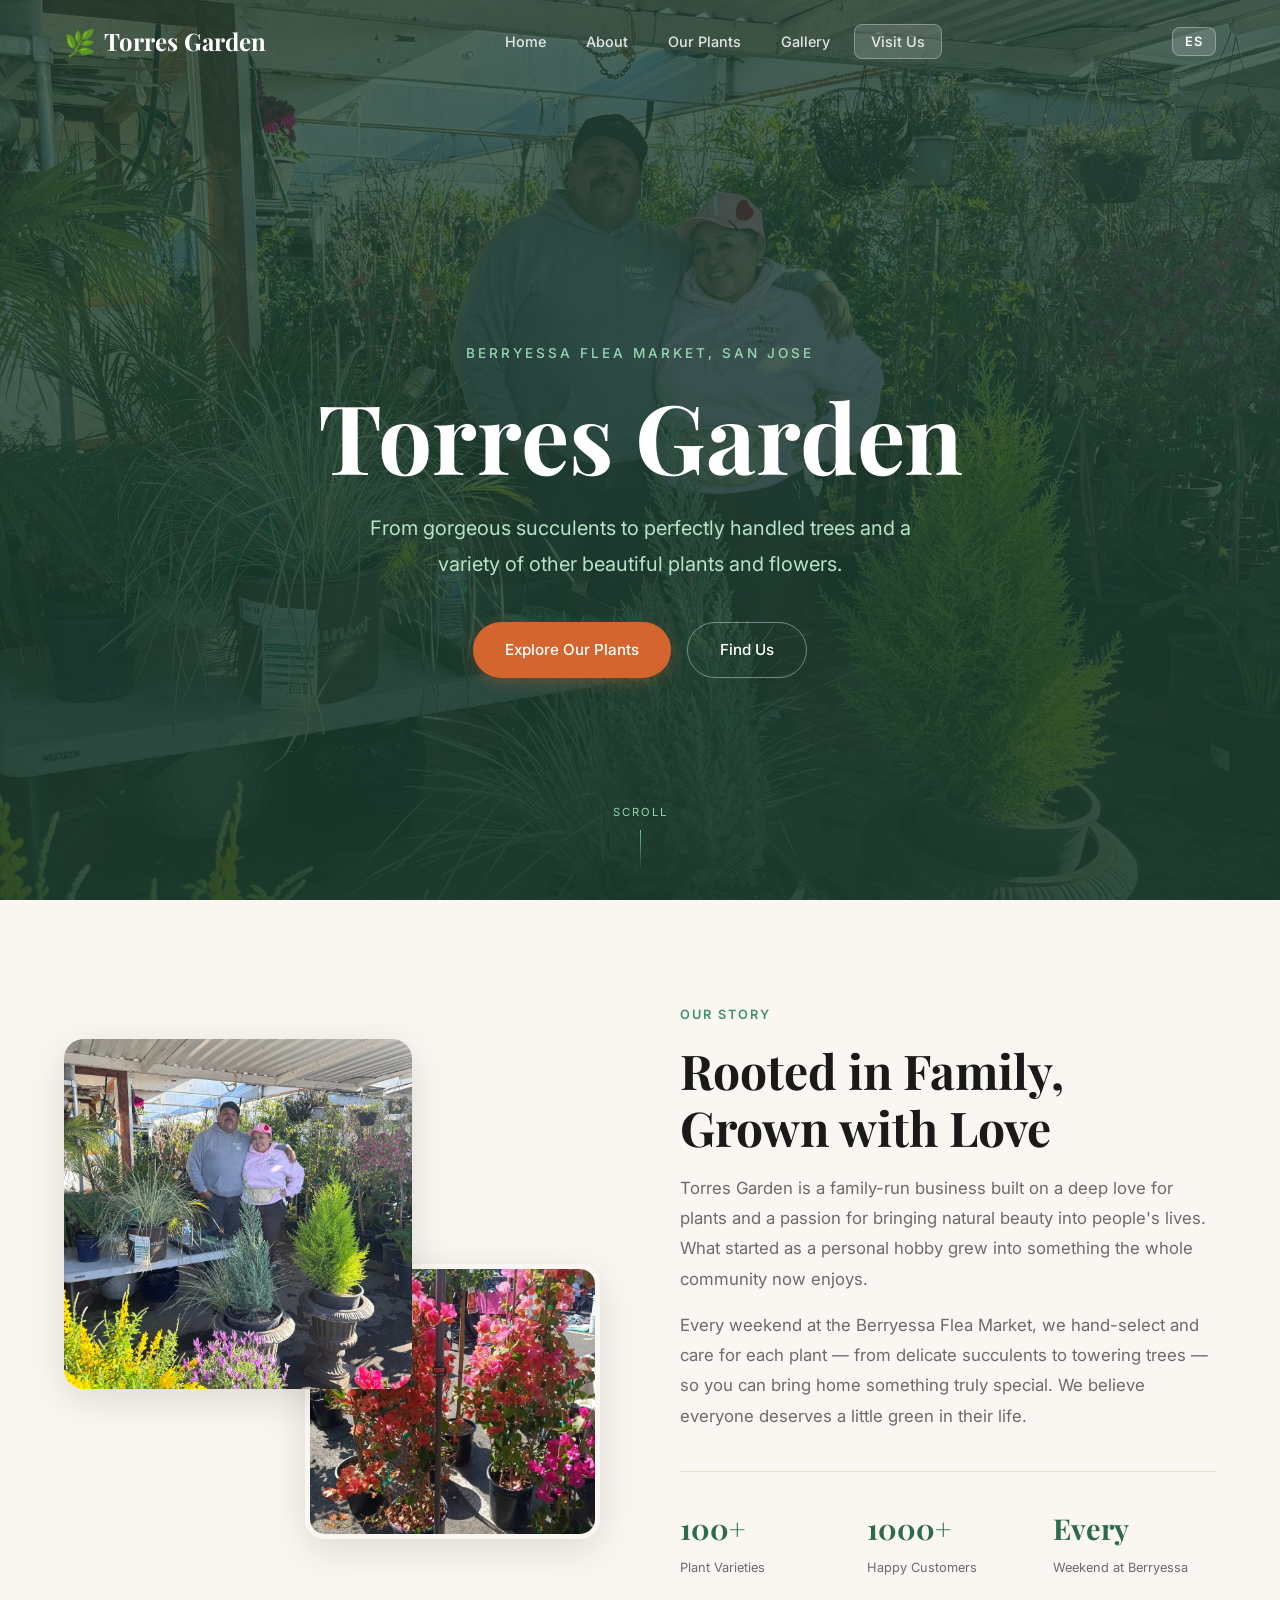
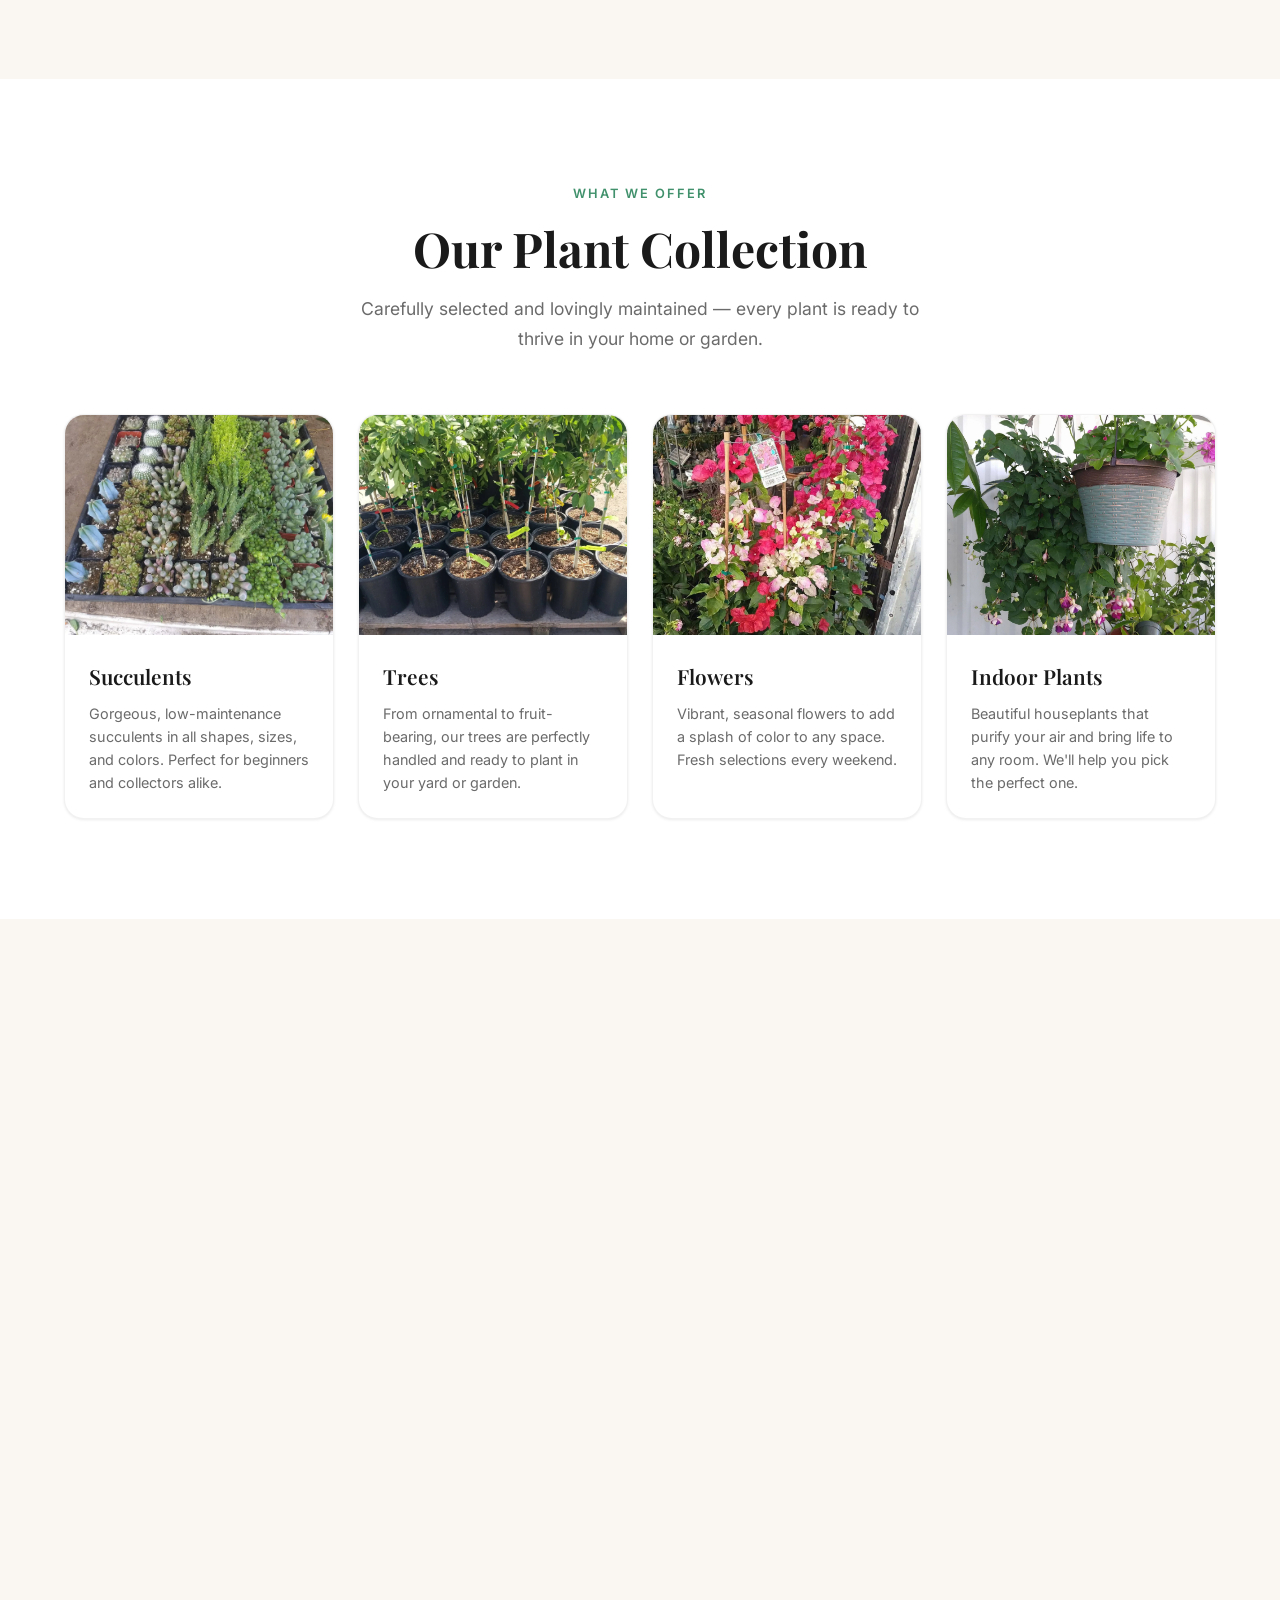
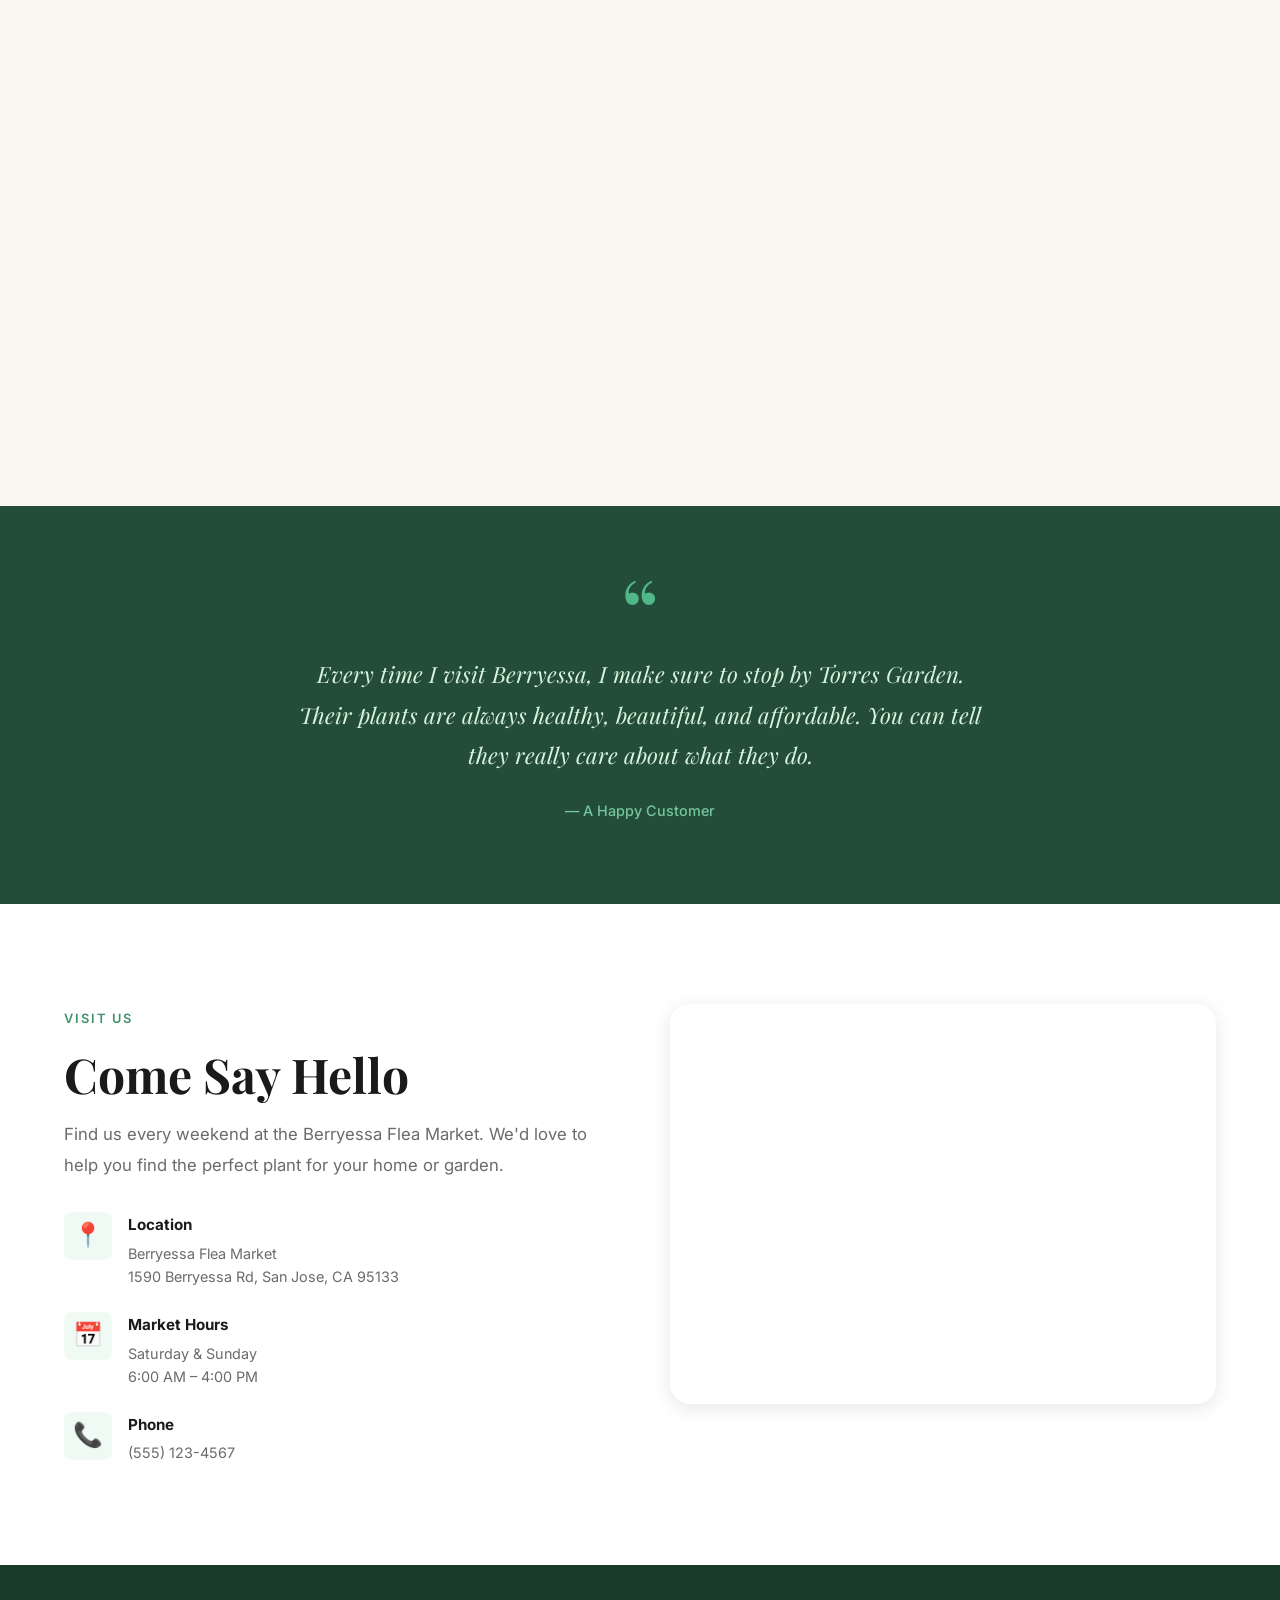
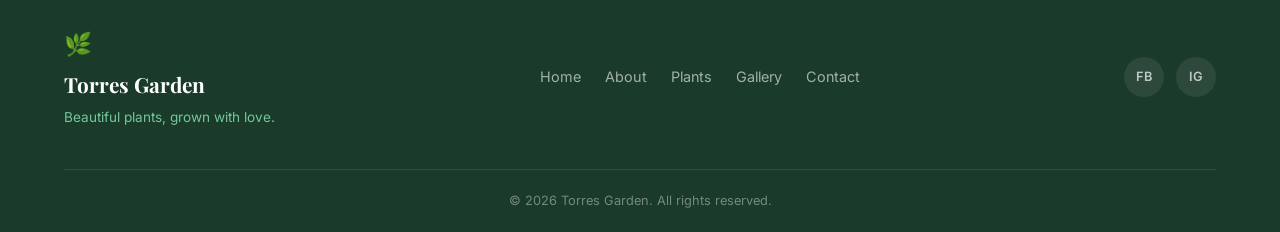
<file: index.html>
<!DOCTYPE html>
<html lang="en">
<head>
  <meta charset="UTF-8">
  <meta name="viewport" content="width=device-width, initial-scale=1.0">
  <title>Torres Garden — Beautiful Plants & Flowers | Berryessa Flea Market</title>
  <meta name="description" content="From gorgeous succulents to perfectly handled trees and a variety of other beautiful plants and flowers. Visit Torres Garden at the Berryessa Flea Market.">
  <link rel="preconnect" href="https://fonts.googleapis.com">
  <link rel="preconnect" href="https://fonts.gstatic.com" crossorigin>
  <link href="https://fonts.googleapis.com/css2?family=Playfair+Display:ital,wght@0,400;0,600;0,700;1,400&family=Inter:wght@300;400;500;600&display=swap" rel="stylesheet">
  <link rel="stylesheet" href="styles.css">
</head>
<body>
  <!-- Navigation -->
  <nav class="navbar" id="navbar">
    <div class="nav-container">
      <a href="#home" class="nav-logo">
        <span class="logo-icon">&#127807;</span>
        Torres Garden
      </a>
      <button class="nav-toggle" id="navToggle" aria-label="Toggle menu">
        <span></span>
        <span></span>
        <span></span>
      </button>
      <ul class="nav-links" id="navLinks">
        <li><a href="#home" data-i18n="nav_home">Home</a></li>
        <li><a href="#about" data-i18n="nav_about">About</a></li>
        <li><a href="#plants" data-i18n="nav_plants">Our Plants</a></li>
        <li><a href="#gallery" data-i18n="nav_gallery">Gallery</a></li>
        <li><a href="#contact" class="nav-cta" data-i18n="nav_contact">Visit Us</a></li>
      </ul>
      <button class="lang-toggle" id="langToggle" aria-label="Switch language">ES</button>
    </div>
  </nav>

  <!-- Hero Section -->
  <section class="hero" id="home" style="background-image: url('images/main.webp');">
    <div class="hero-overlay"></div>
    <div class="hero-content">
      <p class="hero-subtitle" data-i18n="hero_subtitle">Berryessa Flea Market, San Jose</p>
      <h1 class="hero-title">Torres Garden</h1>
      <p class="hero-description" data-i18n="hero_description">From gorgeous succulents to perfectly handled trees and a variety of other beautiful plants and flowers.</p>
      <div class="hero-buttons">
        <a href="#plants" class="btn btn-primary" data-i18n="hero_btn_explore">Explore Our Plants</a>
        <a href="#contact" class="btn btn-outline" data-i18n="hero_btn_find">Find Us</a>
      </div>
    </div>
    <div class="hero-scroll">
      <span data-i18n="hero_scroll">Scroll</span>
      <div class="scroll-line"></div>
    </div>
  </section>

  <!-- About Section -->
  <section class="section about" id="about">
    <div class="container">
      <div class="about-grid">
        <div class="about-images">
          <div class="about-img about-img-1">
            <img src="images/main.webp" alt="Torres Garden owners at their booth" loading="lazy">
          </div>
          <div class="about-img about-img-2">
            <img src="images/IMG_7987.webp" alt="Colorful bougainvillea at the market" loading="lazy">
          </div>
        </div>
        <div class="about-content">
          <span class="section-tag" data-i18n="about_tag">Our Story</span>
          <h2 class="section-title" data-i18n="about_title">Rooted in Family,<br>Grown with Love</h2>
          <p class="about-text" data-i18n="about_text_1">Torres Garden is a family-run business built on a deep love for plants and a passion for bringing natural beauty into people's lives. What started as a personal hobby grew into something the whole community now enjoys.</p>
          <p class="about-text" data-i18n="about_text_2">Every weekend at the Berryessa Flea Market, we hand-select and care for each plant — from delicate succulents to towering trees — so you can bring home something truly special. We believe everyone deserves a little green in their life.</p>
          <div class="about-stats">
            <div class="stat">
              <span class="stat-number">100+</span>
              <span class="stat-label" data-i18n="stat_varieties">Plant Varieties</span>
            </div>
            <div class="stat">
              <span class="stat-number">1000+</span>
              <span class="stat-label" data-i18n="stat_customers">Happy Customers</span>
            </div>
            <div class="stat">
              <span class="stat-number" data-i18n="stat_every">Every</span>
              <span class="stat-label" data-i18n="stat_weekend">Weekend at Berryessa</span>
            </div>
          </div>
        </div>
      </div>
    </div>
  </section>

  <!-- Plants Section -->
  <section class="section plants" id="plants">
    <div class="container">
      <div class="section-header">
        <span class="section-tag" data-i18n="plants_tag">What We Offer</span>
        <h2 class="section-title" data-i18n="plants_title">Our Plant Collection</h2>
        <p class="section-subtitle" data-i18n="plants_subtitle">Carefully selected and lovingly maintained — every plant is ready to thrive in your home or garden.</p>
      </div>
      <div class="plants-grid">
        <div class="plant-card">
          <div class="plant-card-img">
            <img src="images/IMG_7992.webp" alt="Variety of beautiful succulents" loading="lazy">
          </div>
          <div class="plant-card-body">
            <h3 data-i18n="card_succulents_title">Succulents</h3>
            <p data-i18n="card_succulents_text">Gorgeous, low-maintenance succulents in all shapes, sizes, and colors. Perfect for beginners and collectors alike.</p>
          </div>
        </div>
        <div class="plant-card">
          <div class="plant-card-img">
            <img src="images/IMG_7984.webp" alt="Citrus trees ready for planting" loading="lazy">
          </div>
          <div class="plant-card-body">
            <h3 data-i18n="card_trees_title">Trees</h3>
            <p data-i18n="card_trees_text">From ornamental to fruit-bearing, our trees are perfectly handled and ready to plant in your yard or garden.</p>
          </div>
        </div>
        <div class="plant-card">
          <div class="plant-card-img">
            <img src="images/IMG_7980.webp" alt="Vibrant bougainvillea flowers" loading="lazy">
          </div>
          <div class="plant-card-body">
            <h3 data-i18n="card_flowers_title">Flowers</h3>
            <p data-i18n="card_flowers_text">Vibrant, seasonal flowers to add a splash of color to any space. Fresh selections every weekend.</p>
          </div>
        </div>
        <div class="plant-card">
          <div class="plant-card-img">
            <img src="images/IMG_7981.webp" alt="Hanging basket with fuchsia" loading="lazy">
          </div>
          <div class="plant-card-body">
            <h3 data-i18n="card_indoor_title">Indoor Plants</h3>
            <p data-i18n="card_indoor_text">Beautiful houseplants that purify your air and bring life to any room. We'll help you pick the perfect one.</p>
          </div>
        </div>
      </div>
    </div>
  </section>

  <!-- Gallery Section -->
  <section class="section gallery" id="gallery">
    <div class="container">
      <div class="section-header">
        <span class="section-tag" data-i18n="gallery_tag">Gallery</span>
        <h2 class="section-title" data-i18n="gallery_title">A Look at Our Work</h2>
        <p class="section-subtitle" data-i18n="gallery_subtitle">Every plant tells a story. Here are some of our favorites.</p>
      </div>
      <div class="gallery-grid">
        <div class="gallery-item gallery-item-tall">
          <img src="images/IMG_7993.webp" alt="Colorful bougainvillea and flower display" loading="lazy">
        </div>
        <div class="gallery-item">
          <img src="images/IMG_7983.webp" alt="Pink calla lilies" loading="lazy">
        </div>
        <div class="gallery-item">
          <img src="images/IMG_7988.webp" alt="Purple bougainvillea" loading="lazy">
        </div>
        <div class="gallery-item gallery-item-wide">
          <img src="images/IMG_7990.webp" alt="Orchids on display" loading="lazy">
        </div>
        <div class="gallery-item">
          <img src="images/IMG_7991.webp" alt="Citrus fruit tree" loading="lazy">
        </div>
        <div class="gallery-item">
          <img src="images/IMG_7986.webp" alt="Blooming trees" loading="lazy">
        </div>
        <div class="gallery-item">
          <img src="images/IMG_7985.webp" alt="Young trees in pots" loading="lazy">
        </div>
        <div class="gallery-item">
          <img src="images/IMG_7982.webp" alt="Hanging basket detail" loading="lazy">
        </div>
      </div>
    </div>
  </section>

  <!-- Testimonial Section -->
  <section class="section testimonial">
    <div class="container">
      <div class="testimonial-card">
        <div class="testimonial-quote">&#8220;</div>
        <p class="testimonial-text" data-i18n="testimonial_text">Every time I visit Berryessa, I make sure to stop by Torres Garden. Their plants are always healthy, beautiful, and affordable. You can tell they really care about what they do.</p>
        <p class="testimonial-author" data-i18n="testimonial_author">— A Happy Customer</p>
      </div>
    </div>
  </section>

  <!-- Contact / Location Section -->
  <section class="section contact" id="contact">
    <div class="container">
      <div class="contact-grid">
        <div class="contact-info">
          <span class="section-tag" data-i18n="contact_tag">Visit Us</span>
          <h2 class="section-title" data-i18n="contact_title">Come Say Hello</h2>
          <p class="contact-text" data-i18n="contact_text">Find us every weekend at the Berryessa Flea Market. We'd love to help you find the perfect plant for your home or garden.</p>
          <div class="contact-details">
            <div class="contact-item">
              <div class="contact-icon">&#128205;</div>
              <div>
                <strong data-i18n="contact_location">Location</strong>
                <p>Berryessa Flea Market<br>1590 Berryessa Rd, San Jose, CA 95133</p>
              </div>
            </div>
            <div class="contact-item">
              <div class="contact-icon">&#128197;</div>
              <div>
                <strong data-i18n="contact_hours_label">Market Hours</strong>
                <p data-i18n="contact_hours_value">Saturday &amp; Sunday<br>6:00 AM – 4:00 PM</p>
              </div>
            </div>
            <div class="contact-item">
              <div class="contact-icon">&#128222;</div>
              <div>
                <strong data-i18n="contact_phone_label">Phone</strong>
                <p>(555) 123-4567</p>
              </div>
            </div>
          </div>
        </div>
        <div class="contact-map">
          <iframe
            src="https://maps.google.com/maps?q=1590+Berryessa+Rd,+San+Jose,+CA+95133&t=&z=15&ie=UTF8&iwloc=&output=embed"
            width="100%"
            height="100%"
            style="border:0; border-radius: 20px;"
            allowfullscreen=""
            loading="lazy"
            title="Berryessa Flea Market location">
          </iframe>
        </div>
      </div>
    </div>
  </section>

  <!-- Footer -->
  <footer class="footer">
    <div class="container">
      <div class="footer-content">
        <div class="footer-brand">
          <span class="logo-icon">&#127807;</span>
          <span class="footer-name">Torres Garden</span>
          <p class="footer-tagline" data-i18n="footer_tagline">Beautiful plants, grown with love.</p>
        </div>
        <div class="footer-links">
          <a href="#home" data-i18n="nav_home">Home</a>
          <a href="#about" data-i18n="nav_about">About</a>
          <a href="#plants" data-i18n="footer_plants">Plants</a>
          <a href="#gallery" data-i18n="nav_gallery">Gallery</a>
          <a href="#contact" data-i18n="footer_contact">Contact</a>
        </div>
        <div class="footer-social">
          <a href="#" class="social-link" aria-label="Facebook">FB</a>
          <a href="#" class="social-link" aria-label="Instagram">IG</a>
        </div>
      </div>
      <div class="footer-bottom">
        <p data-i18n="footer_copyright">&copy; 2026 Torres Garden. All rights reserved.</p>
      </div>
    </div>
  </footer>

  <script src="script.js"></script>
</body>
</html>
</file>
<file: styles.css>
/* ============================================
   Torres Garden — Stylesheet
   ============================================ */

/* --- CSS Variables --- */
:root {
  --green-900: #1a3a2a;
  --green-800: #234d38;
  --green-700: #2d6a4f;
  --green-600: #40916c;
  --green-500: #52b788;
  --green-400: #74c69d;
  --green-300: #95d5b2;
  --green-200: #b7e4c7;
  --green-100: #d8f3dc;
  --green-50: #f0faf4;

  --terracotta-600: #c1440e;
  --terracotta-500: #d4652e;
  --terracotta-400: #e07c4a;
  --terracotta-300: #e8a47a;
  --terracotta-100: #fdf0e8;

  --sand-100: #faf6f1;
  --sand-200: #f2ebe0;
  --sand-300: #e8dece;

  --text-900: #1a1a1a;
  --text-700: #3d3d3d;
  --text-500: #6b6b6b;
  --text-300: #a3a3a3;

  --white: #ffffff;
  --shadow-sm: 0 1px 3px rgba(0,0,0,0.08);
  --shadow-md: 0 4px 20px rgba(0,0,0,0.1);
  --shadow-lg: 0 10px 40px rgba(0,0,0,0.12);
  --shadow-xl: 0 20px 60px rgba(0,0,0,0.15);

  --radius-sm: 8px;
  --radius-md: 12px;
  --radius-lg: 20px;
  --radius-xl: 28px;

  --font-display: 'Playfair Display', Georgia, serif;
  --font-body: 'Inter', -apple-system, sans-serif;

  --transition: 0.3s cubic-bezier(0.4, 0, 0.2, 1);
}

/* --- Reset & Base --- */
*, *::before, *::after {
  margin: 0;
  padding: 0;
  box-sizing: border-box;
}

html {
  scroll-behavior: smooth;
  scroll-padding-top: 80px;
}

body {
  font-family: var(--font-body);
  color: var(--text-700);
  line-height: 1.7;
  background: var(--white);
  overflow-x: hidden;
}

img {
  max-width: 100%;
  display: block;
}

a {
  text-decoration: none;
  color: inherit;
}

/* --- Container --- */
.container {
  max-width: 1200px;
  margin: 0 auto;
  padding: 0 24px;
}

/* --- Section --- */
.section {
  padding: 100px 0;
}

.section-tag {
  display: inline-block;
  font-family: var(--font-body);
  font-size: 0.8rem;
  font-weight: 600;
  letter-spacing: 2px;
  text-transform: uppercase;
  color: var(--green-600);
  margin-bottom: 16px;
}

.section-title {
  font-family: var(--font-display);
  font-size: clamp(2rem, 4vw, 3rem);
  font-weight: 700;
  color: var(--text-900);
  line-height: 1.2;
  margin-bottom: 16px;
}

.section-subtitle {
  font-size: 1.1rem;
  color: var(--text-500);
  max-width: 560px;
  margin: 0 auto;
}

.section-header {
  text-align: center;
  margin-bottom: 60px;
}

/* --- Placeholder Images --- */
.placeholder-img {
  width: 100%;
  height: 100%;
  display: flex;
  flex-direction: column;
  align-items: center;
  justify-content: center;
  background: linear-gradient(135deg, var(--green-100), var(--sand-200));
  border-radius: var(--radius-md);
  position: relative;
  overflow: hidden;
}

.placeholder-img span {
  font-size: 3.5rem;
  margin-bottom: 8px;
}

.placeholder-img::after {
  content: attr(data-label);
  font-size: 0.75rem;
  font-weight: 500;
  color: var(--green-700);
  letter-spacing: 1px;
  text-transform: uppercase;
  opacity: 0.7;
}

.placeholder-img p {
  font-size: 0.8rem;
  color: var(--text-500);
  margin-top: 4px;
}

/* ============================================
   NAVIGATION
   ============================================ */
.navbar {
  position: fixed;
  top: 0;
  left: 0;
  right: 0;
  z-index: 1000;
  padding: 20px 0;
  transition: var(--transition);
}

.navbar.scrolled {
  background: rgba(255, 255, 255, 0.95);
  backdrop-filter: blur(20px);
  padding: 12px 0;
  box-shadow: var(--shadow-sm);
}

.nav-container {
  max-width: 1200px;
  margin: 0 auto;
  padding: 0 24px;
  display: flex;
  align-items: center;
  justify-content: space-between;
}

.nav-logo {
  font-family: var(--font-display);
  font-size: 1.5rem;
  font-weight: 700;
  color: var(--white);
  display: flex;
  align-items: center;
  gap: 8px;
  transition: var(--transition);
}

.navbar.scrolled .nav-logo {
  color: var(--green-800);
}

.logo-icon {
  font-size: 1.6rem;
}

.nav-links {
  display: flex;
  align-items: center;
  gap: 8px;
  list-style: none;
}

.nav-links a {
  font-size: 0.9rem;
  font-weight: 500;
  color: rgba(255, 255, 255, 0.85);
  padding: 8px 16px;
  border-radius: var(--radius-sm);
  transition: var(--transition);
}

.nav-links a:hover {
  color: var(--white);
  background: rgba(255, 255, 255, 0.1);
}

.navbar.scrolled .nav-links a {
  color: var(--text-700);
}

.navbar.scrolled .nav-links a:hover {
  color: var(--green-700);
  background: var(--green-50);
}

.nav-cta {
  background: rgba(255, 255, 255, 0.15) !important;
  border: 1px solid rgba(255, 255, 255, 0.3);
}

.nav-cta:hover {
  background: rgba(255, 255, 255, 0.25) !important;
}

.navbar.scrolled .nav-cta {
  background: var(--green-700) !important;
  color: var(--white) !important;
  border-color: var(--green-700);
}

.navbar.scrolled .nav-cta:hover {
  background: var(--green-800) !important;
}

/* Language Toggle */
.lang-toggle {
  font-family: var(--font-body);
  font-size: 0.8rem;
  font-weight: 600;
  letter-spacing: 1px;
  color: var(--white);
  background: rgba(255, 255, 255, 0.15);
  border: 1.5px solid rgba(255, 255, 255, 0.3);
  border-radius: var(--radius-sm);
  padding: 6px 12px;
  cursor: pointer;
  transition: var(--transition);
  margin-left: 8px;
}

.lang-toggle:hover {
  background: rgba(255, 255, 255, 0.25);
}

.navbar.scrolled .lang-toggle {
  color: var(--green-800);
  background: var(--green-50);
  border-color: var(--green-200);
}

.navbar.scrolled .lang-toggle:hover {
  background: var(--green-100);
}

/* Mobile Toggle */
.nav-toggle {
  display: none;
  flex-direction: column;
  gap: 5px;
  background: none;
  border: none;
  cursor: pointer;
  padding: 4px;
}

.nav-toggle span {
  width: 24px;
  height: 2px;
  background: var(--white);
  border-radius: 2px;
  transition: var(--transition);
}

.navbar.scrolled .nav-toggle span {
  background: var(--text-700);
}

/* ============================================
   HERO
   ============================================ */
.hero {
  position: relative;
  min-height: 100vh;
  display: flex;
  flex-direction: column;
  align-items: center;
  justify-content: center;
  background-color: var(--green-900);
  background-image: url('images/main.webp');
  background-size: cover;
  background-position: center 30%;
  overflow: hidden;
}

.hero::before {
  content: '';
  position: absolute;
  inset: 0;
  background: rgba(26, 58, 42, 0.65);
}

.hero-overlay {
  position: absolute;
  inset: 0;
  background: linear-gradient(to bottom, rgba(26, 58, 42, 0.3), rgba(26, 58, 42, 0.7));
}

.hero-content {
  position: relative;
  text-align: center;
  padding: 0 24px;
  padding-top: 120px;
  max-width: 800px;
}

.hero-subtitle {
  font-size: 0.85rem;
  font-weight: 500;
  letter-spacing: 3px;
  text-transform: uppercase;
  color: var(--green-300);
  margin-bottom: 20px;
  opacity: 0;
  transform: translateY(20px);
  animation: fadeUp 0.8s 0.2s forwards;
}

.hero-title {
  font-family: var(--font-display);
  font-size: clamp(3rem, 8vw, 6rem);
  font-weight: 700;
  color: var(--white);
  line-height: 1.05;
  margin-bottom: 24px;
  opacity: 0;
  transform: translateY(20px);
  animation: fadeUp 0.8s 0.4s forwards;
}

.hero-description {
  font-size: clamp(1rem, 2vw, 1.25rem);
  color: var(--green-200);
  max-width: 560px;
  margin: 0 auto 40px;
  line-height: 1.8;
  opacity: 0;
  transform: translateY(20px);
  animation: fadeUp 0.8s 0.6s forwards;
}

.hero-buttons {
  display: flex;
  gap: 16px;
  justify-content: center;
  flex-wrap: wrap;
  opacity: 0;
  transform: translateY(20px);
  animation: fadeUp 0.8s 0.8s forwards;
}

.hero-scroll {
  position: absolute;
  bottom: 30px;
  left: 0;
  right: 0;
  display: flex;
  flex-direction: column;
  align-items: center;
  gap: 8px;
  opacity: 0;
  animation: fadeUp 0.8s 1.2s forwards;
}

.hero-scroll span {
  font-size: 0.7rem;
  letter-spacing: 2px;
  text-transform: uppercase;
  color: var(--green-300);
}

.scroll-line {
  width: 1px;
  height: 40px;
  background: linear-gradient(to bottom, var(--green-400), transparent);
  animation: scrollPulse 2s infinite;
}

/* --- Buttons --- */
.btn {
  display: inline-flex;
  align-items: center;
  padding: 14px 32px;
  font-family: var(--font-body);
  font-size: 0.95rem;
  font-weight: 500;
  border-radius: var(--radius-xl);
  transition: var(--transition);
  cursor: pointer;
  border: none;
}

.btn-primary {
  background: var(--terracotta-500);
  color: var(--white);
  box-shadow: 0 4px 15px rgba(212, 101, 46, 0.3);
}

.btn-primary:hover {
  background: var(--terracotta-600);
  transform: translateY(-2px);
  box-shadow: 0 6px 25px rgba(212, 101, 46, 0.4);
}

.btn-outline {
  background: transparent;
  color: var(--white);
  border: 1.5px solid rgba(255, 255, 255, 0.4);
}

.btn-outline:hover {
  background: rgba(255, 255, 255, 0.1);
  border-color: rgba(255, 255, 255, 0.7);
  transform: translateY(-2px);
}

/* ============================================
   ABOUT
   ============================================ */
.about {
  background: var(--sand-100);
}

.about-grid {
  display: grid;
  grid-template-columns: 1fr 1fr;
  gap: 80px;
  align-items: center;
}

.about-images {
  position: relative;
  height: 500px;
}

.about-img {
  position: absolute;
  border-radius: var(--radius-lg);
  overflow: hidden;
  box-shadow: var(--shadow-lg);
}

.about-img img {
  width: 100%;
  height: 100%;
  object-fit: cover;
}

.about-img-1 {
  width: 65%;
  height: 70%;
  top: 0;
  left: 0;
  z-index: 2;
}

.about-img-2 {
  width: 55%;
  height: 55%;
  bottom: 0;
  right: 0;
  z-index: 1;
  border: 5px solid var(--sand-100);
}

.about-text {
  font-size: 1.05rem;
  color: var(--text-500);
  margin-bottom: 16px;
  line-height: 1.8;
}

.about-stats {
  display: grid;
  grid-template-columns: repeat(3, 1fr);
  gap: 24px;
  margin-top: 40px;
  padding-top: 32px;
  border-top: 1px solid var(--sand-300);
}

.stat-number {
  display: block;
  font-family: var(--font-display);
  font-size: 1.8rem;
  font-weight: 700;
  color: var(--green-700);
}

.stat-label {
  display: block;
  font-size: 0.8rem;
  color: var(--text-500);
  margin-top: 4px;
}

/* ============================================
   PLANTS
   ============================================ */
.plants {
  background: var(--white);
}

.plants-grid {
  display: grid;
  grid-template-columns: repeat(4, 1fr);
  gap: 24px;
}

.plant-card {
  background: var(--white);
  border-radius: var(--radius-lg);
  overflow: hidden;
  box-shadow: var(--shadow-sm);
  border: 1px solid rgba(0, 0, 0, 0.05);
  transition: var(--transition);
}

.plant-card:hover {
  transform: translateY(-8px);
  box-shadow: var(--shadow-lg);
}

.plant-card-img {
  height: 220px;
  overflow: hidden;
}

.plant-card-img img {
  width: 100%;
  height: 100%;
  object-fit: cover;
  transition: transform 0.4s ease;
}

.plant-card:hover .plant-card-img img {
  transform: scale(1.08);
}

.placeholder-succulent { background: linear-gradient(135deg, #d8f3dc, #b7e4c7) !important; }
.placeholder-tree { background: linear-gradient(135deg, #b7e4c7, #95d5b2) !important; }
.placeholder-flower { background: linear-gradient(135deg, #fdf0e8, #e8a47a) !important; }
.placeholder-indoor { background: linear-gradient(135deg, #d8f3dc, #f0faf4) !important; }

.plant-card-body {
  padding: 24px;
}

.plant-card-body h3 {
  font-family: var(--font-display);
  font-size: 1.3rem;
  font-weight: 600;
  color: var(--text-900);
  margin-bottom: 8px;
}

.plant-card-body p {
  font-size: 0.9rem;
  color: var(--text-500);
  line-height: 1.6;
}

/* ============================================
   GALLERY
   ============================================ */
.gallery {
  background: var(--sand-100);
}

.gallery-grid {
  display: grid;
  grid-template-columns: repeat(4, 1fr);
  grid-auto-rows: 250px;
  gap: 16px;
}

.gallery-item {
  border-radius: var(--radius-md);
  overflow: hidden;
  cursor: pointer;
  transition: var(--transition);
}

.gallery-item img {
  width: 100%;
  height: 100%;
  object-fit: cover;
  transition: transform 0.4s ease;
}

.gallery-item:hover {
  transform: scale(1.02);
  box-shadow: var(--shadow-md);
}

.gallery-item:hover img {
  transform: scale(1.05);
}

.gallery-item-tall {
  grid-row: span 2;
}

.gallery-item-wide {
  grid-column: span 2;
}

.gallery-ph {
  border-radius: 0 !important;
}

/* ============================================
   TESTIMONIAL
   ============================================ */
.testimonial {
  background: var(--green-800);
  padding: 80px 0;
}

.testimonial-card {
  text-align: center;
  max-width: 700px;
  margin: 0 auto;
}

.testimonial-quote {
  font-family: var(--font-display);
  font-size: 6rem;
  color: var(--green-500);
  line-height: 0.5;
  margin-bottom: 20px;
}

.testimonial-text {
  font-family: var(--font-display);
  font-size: 1.4rem;
  font-style: italic;
  color: var(--green-100);
  line-height: 1.8;
  margin-bottom: 24px;
}

.testimonial-author {
  font-size: 0.9rem;
  color: var(--green-400);
  font-weight: 500;
}

/* ============================================
   CONTACT
   ============================================ */
.contact {
  background: var(--white);
}

.contact-grid {
  display: grid;
  grid-template-columns: 1fr 1fr;
  gap: 60px;
  align-items: start;
}

.contact-text {
  font-size: 1.05rem;
  color: var(--text-500);
  margin-bottom: 32px;
  line-height: 1.8;
}

.contact-details {
  display: flex;
  flex-direction: column;
  gap: 24px;
}

.contact-item {
  display: flex;
  gap: 16px;
  align-items: flex-start;
}

.contact-icon {
  font-size: 1.5rem;
  width: 48px;
  height: 48px;
  display: flex;
  align-items: center;
  justify-content: center;
  background: var(--green-50);
  border-radius: var(--radius-sm);
  flex-shrink: 0;
}

.contact-item strong {
  display: block;
  font-size: 0.95rem;
  color: var(--text-900);
  margin-bottom: 4px;
}

.contact-item p {
  font-size: 0.9rem;
  color: var(--text-500);
  line-height: 1.6;
}

.contact-map {
  height: 400px;
  border-radius: var(--radius-lg);
  overflow: hidden;
  box-shadow: var(--shadow-md);
}

.map-placeholder {
  height: 100%;
}

.map-placeholder .placeholder-img {
  border-radius: 0;
  background: linear-gradient(135deg, var(--green-100), var(--green-200));
}

/* ============================================
   FOOTER
   ============================================ */
.footer {
  background: var(--green-900);
  padding: 60px 0 0;
}

.footer-content {
  display: flex;
  align-items: center;
  justify-content: space-between;
  padding-bottom: 40px;
  border-bottom: 1px solid rgba(255, 255, 255, 0.1);
}

.footer-brand {
  display: flex;
  flex-direction: column;
  gap: 4px;
}

.footer-brand .logo-icon {
  font-size: 1.4rem;
}

.footer-name {
  font-family: var(--font-display);
  font-size: 1.3rem;
  font-weight: 700;
  color: var(--white);
}

.footer-tagline {
  font-size: 0.85rem;
  color: var(--green-400);
}

.footer-links {
  display: flex;
  gap: 24px;
}

.footer-links a {
  font-size: 0.9rem;
  color: rgba(255, 255, 255, 0.6);
  transition: var(--transition);
}

.footer-links a:hover {
  color: var(--white);
}

.footer-social {
  display: flex;
  gap: 12px;
}

.social-link {
  width: 40px;
  height: 40px;
  display: flex;
  align-items: center;
  justify-content: center;
  border-radius: 50%;
  background: rgba(255, 255, 255, 0.08);
  color: rgba(255, 255, 255, 0.7);
  font-size: 0.8rem;
  font-weight: 600;
  transition: var(--transition);
}

.social-link:hover {
  background: var(--green-600);
  color: var(--white);
}

.footer-bottom {
  padding: 20px 0;
  text-align: center;
}

.footer-bottom p {
  font-size: 0.8rem;
  color: rgba(255, 255, 255, 0.4);
}

/* ============================================
   ANIMATIONS
   ============================================ */
@keyframes fadeUp {
  to {
    opacity: 1;
    transform: translateY(0);
  }
}

@keyframes scrollPulse {
  0%, 100% { opacity: 0.4; }
  50% { opacity: 1; }
}

/* Scroll reveal */
.reveal {
  opacity: 0;
  transform: translateY(30px);
  transition: opacity 0.6s ease, transform 0.6s ease;
}

.reveal.visible {
  opacity: 1;
  transform: translateY(0);
}

/* ============================================
   RESPONSIVE
   ============================================ */
@media (max-width: 1024px) {
  .plants-grid {
    grid-template-columns: repeat(2, 1fr);
  }

  .about-grid {
    gap: 40px;
  }
}

@media (max-width: 768px) {
  .section {
    padding: 70px 0;
  }

  /* Mobile Nav */
  .nav-toggle {
    display: flex;
  }

  .nav-links {
    position: fixed;
    top: 0;
    right: -100%;
    width: 280px;
    height: 100vh;
    flex-direction: column;
    background: var(--white);
    padding: 80px 32px 32px;
    gap: 4px;
    box-shadow: var(--shadow-xl);
    transition: right 0.4s cubic-bezier(0.4, 0, 0.2, 1);
  }

  .nav-links.open {
    right: 0;
  }

  .nav-links a {
    color: var(--text-700) !important;
    font-size: 1.05rem;
    padding: 12px 16px;
  }

  .nav-links a:hover {
    background: var(--green-50) !important;
    color: var(--green-700) !important;
  }

  .nav-cta {
    background: var(--green-700) !important;
    color: var(--white) !important;
    border-color: var(--green-700) !important;
    text-align: center;
    margin-top: 12px;
  }

  /* Hero mobile */
  .hero {
    background-position: center 25%;
    padding-bottom: 80px;
  }

  .hero-content {
    padding-top: 140px;
  }

  .hero-scroll {
    bottom: 20px;
  }

  .scroll-line {
    height: 28px;
  }

  /* About */
  .about-grid {
    grid-template-columns: 1fr;
    gap: 40px;
  }

  .about-images {
    height: 350px;
  }

  /* Plants */
  .plants-grid {
    grid-template-columns: 1fr;
    max-width: 400px;
    margin: 0 auto;
  }

  /* Gallery */
  .gallery-grid {
    grid-template-columns: 1fr 1fr;
    grid-auto-rows: 200px;
  }

  .gallery-item-tall {
    grid-row: span 1;
  }

  .gallery-item-wide {
    grid-column: span 1;
  }

  /* Contact */
  .contact-grid {
    grid-template-columns: 1fr;
    gap: 40px;
  }

  .contact-map {
    height: 300px;
  }

  /* Footer */
  .footer-content {
    flex-direction: column;
    gap: 24px;
    text-align: center;
  }

  .footer-links {
    flex-wrap: wrap;
    justify-content: center;
  }

  /* Testimonial */
  .testimonial-text {
    font-size: 1.15rem;
  }
}

@media (max-width: 480px) {
  .hero {
    background-position: center 20%;
    padding-bottom: 90px;
  }

  .hero-scroll {
    bottom: 16px;
  }

  .scroll-line {
    height: 24px;
  }

  .hero-content {
    padding-top: 160px;
  }

  .hero-buttons {
    flex-direction: column;
    align-items: center;
  }

  .btn {
    width: 100%;
    max-width: 280px;
    justify-content: center;
  }

  .about-stats {
    grid-template-columns: 1fr;
    text-align: center;
  }

  .gallery-grid {
    grid-template-columns: 1fr;
  }
}
</file>
